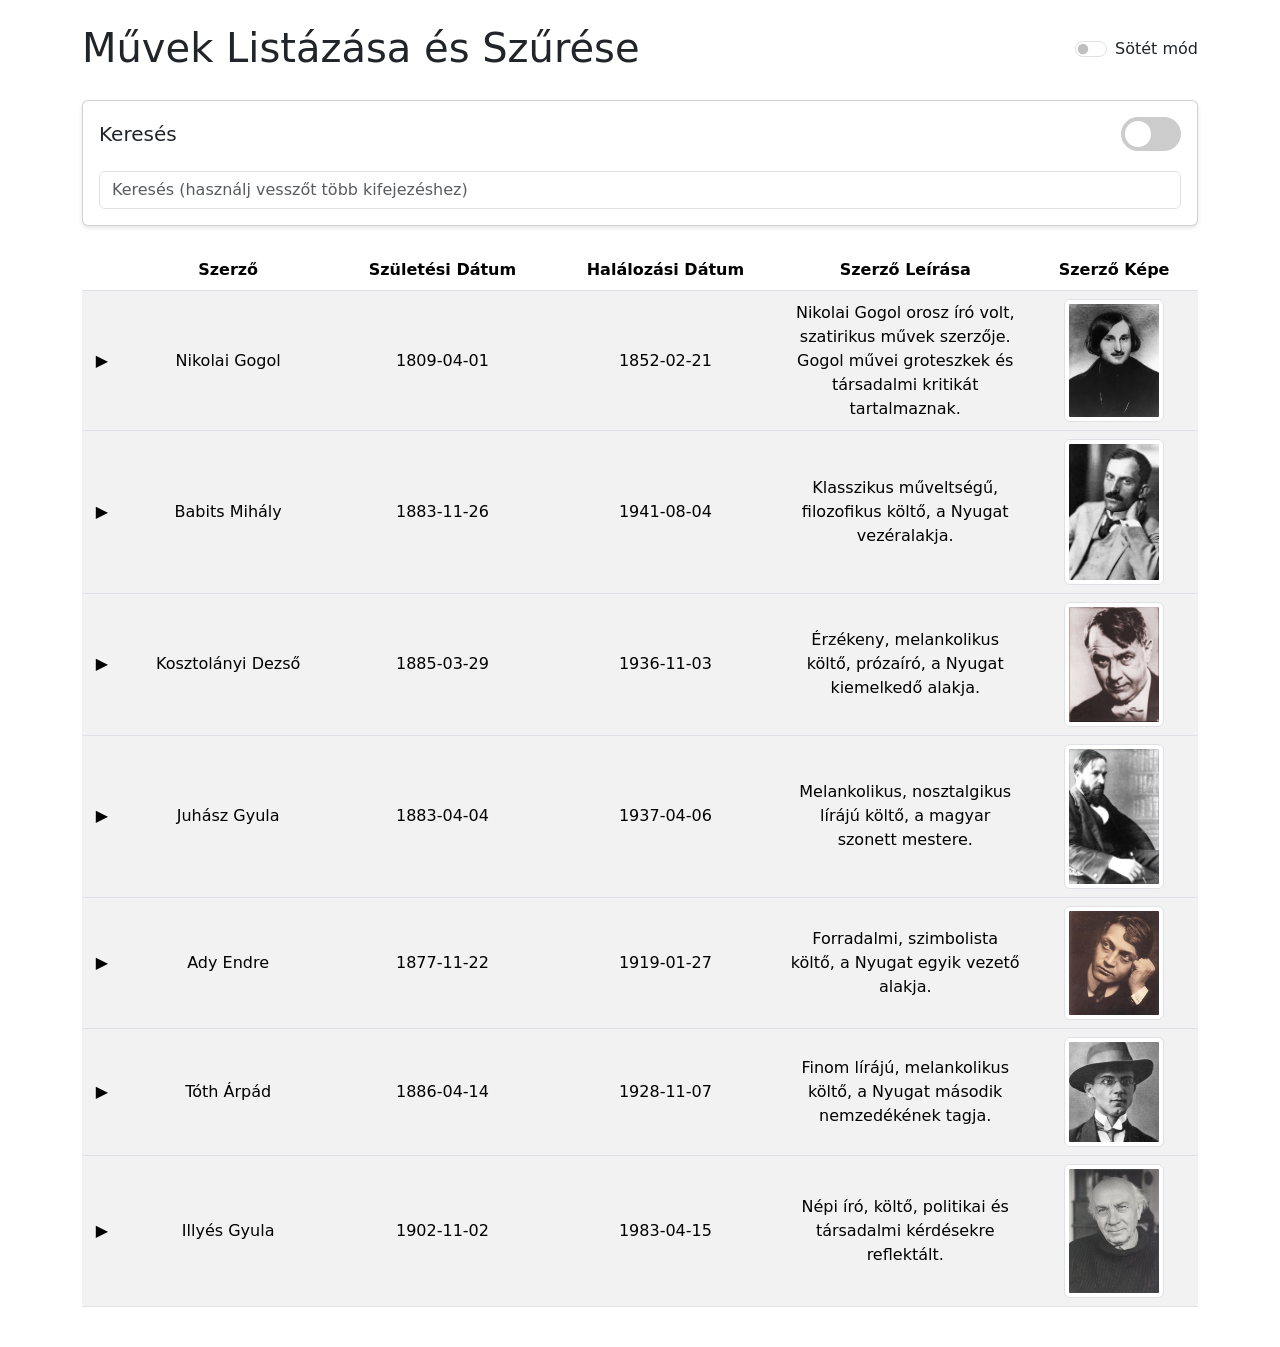
<file: assets/11-evfolyam/2-felev/project-11-2-2/index.html>
<!DOCTYPE html>
<html lang="hu" data-bs-theme="light">
<head>
  <meta charset="UTF-8">
  <meta name="viewport" content="width=device-width, initial-scale=1.0">
  <title>Művek Listázása és Szűrése</title>
  <link href="https://cdn.jsdelivr.net/npm/bootstrap@5.3.0/dist/css/bootstrap.min.css" rel="stylesheet">
  <style>
    body { transition: background-color 0.3s, color 0.3s; }
    body.dark-mode { background-color: #1a1a1a !important; color: #fff !important; }
    .dark-mode .container { background-color: transparent; }
    .dark-mode .card { background-color: #2d2d2d !important; border-color: #404040 !important; }
    .dark-mode .table { color: #fff !important; }
    .dark-mode .table-striped > tbody > tr:nth-of-type(odd) { background-color: rgba(255, 255, 255, 0.05) !important; }
    .dark-mode .table-hover > tbody > tr:hover { background-color: rgba(255, 255, 255, 0.1) !important; }
    .dark-mode .form-control, .dark-mode .form-select { background-color: #1a1a1a !important; border-color: #404040 !important; color: #fff !important; }
    .dark-mode .form-control::placeholder { color: #888 !important; }
    .dark-mode .form-control:focus, .dark-mode .form-select:focus { background-color: #1a1a1a !important; border-color: #0d6efd !important; box-shadow: 0 0 0 0.25rem rgba(13, 110, 253, 0.25) !important; }
    .dark-mode .btn-outline-primary { color: #0d6efd !important; border-color: #0d6efd !important; }
    .dark-mode .btn-outline-primary:hover { color: #fff !important; background-color: #0d6efd !important; }
    .dark-mode .form-check-input { background-color: #1a1a1a !important; border-color: #404040 !important; }
    .dark-mode .form-check-input:checked { background-color: #0d6efd !important; border-color: #0d6efd !important; }
    .dark-mode .form-label, .dark-mode .card-title, .dark-mode .text-muted { color: rgba(255, 255, 255, 0.75) !important; }
    .dark-mode .table thead th { background-color: #2d2d2d !important; border-color: #404040 !important; color: #fff !important; }
    .dark-mode .table td { border-color: #404040 !important; }
    .dark-mode .img-thumbnail { background-color: #2d2d2d !important; border-color: #404040 !important; }
    .switch { position: relative; display: inline-block; width: 60px; height: 34px; }
    .switch input { opacity: 0; width: 0; height: 0; }
    .slider { position: absolute; cursor: pointer; inset: 0; background-color: #ccc; transition: .4s; border-radius: 34px; border: 2px solid transparent; }
    .slider:before { position: absolute; content: ''; height: 26px; width: 26px; left: 2px; bottom: 2px; background-color: white; transition: .4s; border-radius: 50%; }
    input:checked + .slider { background-color: #2196F3; }
    input:checked + .slider:before { transform: translateX(26px); }
    .dark-mode .slider { border-color: white; }
    .search-container, .filter-form, .table-responsive { margin-top: 20px; }
    .card { box-shadow: 0 2px 4px rgba(0,0,0,0.1); }
    .table td, .table th { vertical-align: middle; text-align: center; }
    .img-thumbnail { max-width: 100px; height: auto; }
    .btn-outline-primary { padding: 0.25rem 0.5rem; font-size: 0.875rem; }
    .author-row { cursor: pointer; transition: background-color 0.2s; }
    .author-row:hover { background-color: rgba(0, 123, 255, 0.05); }
    .dark-mode .author-row:hover { background-color: rgba(255, 255, 255, 0.1); }
    .works-container { display: none; padding: 0; }
    .works-container.show { display: table-row; }
    .works-table { margin: 0; width: 100%; }
    .works-table th, .works-table td { width: 25%; padding: 12px 15px; text-align: center; vertical-align: middle; }
    .works-table tbody tr { height: 60px; }
    .works-table th { background-color: rgba(0, 0, 0, 0.03); }
    .dark-mode .works-table th { background-color: rgba(255, 255, 255, 0.05); }
    .works-cell { padding: 0 !important; }
    .expand-icon { display: inline-block; width: 24px; height: 24px; line-height: 24px; text-align: center; transition: transform 0.2s; }
    .expanded .expand-icon { transform: rotate(90deg); }
    .works-container .p-3 { padding: 0 !important; }
    .expanded { background-color: rgba(0, 123, 255, 0.03); }
    .dark-mode .expanded { background-color: rgba(255, 255, 255, 0.03); }
    .table th:nth-child(5), .table td:nth-child(5) { width: 250px; word-wrap: break-word; }
    .table td:nth-child(5):hover { white-space: normal; overflow: visible; position: relative; z-index: 1; }
    .demo-badge { font-size: 0.85rem; color: #6c757d; }
  </style>
</head>
<body>
  <div class="container py-4">
    <div class="d-flex justify-content-between align-items-center mb-4 flex-wrap gap-3">
      <div>
        <h1 class="mb-1">Művek Listázása és Szűrése</h1>
      </div>
      <div class="d-flex align-items-center gap-3 flex-wrap">
        <div class="form-check form-switch">
          <input class="form-check-input" type="checkbox" id="darkModeToggle">
          <label class="form-check-label" for="darkModeToggle">Sötét mód</label>
        </div>
      </div>
    </div>

    <div class="card mb-4"><div class="card-body">
      <div class="d-flex justify-content-between align-items-center mb-3">
        <h5 class="card-title mb-0">Keresés</h5>
        <div class="search-mode-switch">
          <label class="switch">
            <input type="checkbox" id="searchModeToggle">
            <span class="slider"></span>
          </label>
        </div>
      </div>
      <div id="simpleSearch" class="search-container"><div class="input-group"><input type="text" id="simpleSearchInput" class="form-control" placeholder="Keresés (használj vesszőt több kifejezéshez)" autocomplete="off"></div></div>
      <div id="advancedSearch" class="filter-form" style="display: none;">
        <form id="advancedSearchForm" class="row g-3">
          <div class="col-md-6"><label for="author" class="form-label">Szerző:</label><select id="author" name="author" class="form-select"><option value="">Minden szerző</option></select></div>
          <div class="col-md-6"><label for="genre" class="form-label">Műfaj:</label><select id="genre" name="genre" class="form-select"><option value="">Minden műfaj</option></select></div>
          <div class="col-md-3"><label for="birth_from" class="form-label">Születési dátum (tól):</label><input type="date" id="birth_from" name="birth_from" class="form-control"></div>
          <div class="col-md-3"><label for="birth_to" class="form-label">Születési dátum (ig):</label><input type="date" id="birth_to" name="birth_to" class="form-control"></div>
          <div class="col-md-3"><label for="death_from" class="form-label">Halálozási dátum (tól):</label><input type="date" id="death_from" name="death_from" class="form-control"></div>
          <div class="col-md-3"><label for="death_to" class="form-label">Halálozási dátum (ig):</label><input type="date" id="death_to" name="death_to" class="form-control"></div>
          <div class="col-12"><button type="submit" class="btn btn-primary">Szűrés</button> <button type="button" id="resetAdvanced" class="btn btn-outline-secondary ms-2">Alaphelyzet</button></div>
        </form>
      </div>
    </div></div>

    <div class="table-responsive"><table class="table table-striped table-hover"><thead><tr><th style="width: 40px;" class="text-center"></th><th class="text-center">Szerző</th><th class="text-center">Születési Dátum</th><th class="text-center">Halálozási Dátum</th><th class="text-center">Szerző Leírása</th><th class="text-center">Szerző Képe</th></tr></thead><tbody id="resultsBody"><tr><td colspan="6" class="text-center">Betöltés...</td></tr></tbody></table></div>
  </div>

  <script src="https://cdn.jsdelivr.net/npm/bootstrap@5.3.0/dist/js/bootstrap.bundle.min.js"></script>
  <script id="baked-data" type="application/json">{
  "műfajok": [
    {
      "mufaj_id": 1,
      "mufaj": "Líra"
    },
    {
      "mufaj_id": 3,
      "mufaj": "Elbeszélés"
    },
    {
      "mufaj_id": 10,
      "mufaj": "Regény"
    },
    {
      "mufaj_id": 11,
      "mufaj": "Szonett"
    },
    {
      "mufaj_id": 12,
      "mufaj": "Szociográfia"
    }
  ],
  "művek": [
    {
      "mu_id": 9,
      "sz_id": 2,
      "mu_cim": "A köpönyeg",
      "mufaj_id": 3,
      "me_leiras": "A köpönyeg egy rövid szatirikus elbeszélés, amely egy jelentéktelen pétervári hivatalnok életét mutatja be, akinek sorsa egy új köpönyeg megszerzése és elvesztése után tragikus fordulatot vesz.\r\n\r\n\r\n\r\n\r\n\r\n\r\n\r\n\r\n",
      "mu_kelt": "2025-02-25",
      "mu_link": "https://mek.oszk.hu/00300/00397/00397.htm"
    },
    {
      "mu_id": 19,
      "sz_id": 2,
      "mu_cim": "Holt lelkek",
      "mufaj_id": 10,
      "me_leiras": "Szatirikus regény, amely az orosz társadalom visszásságait figurázza ki Csicsikov, a főhős kalandjain keresztül.",
      "mu_kelt": "1842-05-21",
      "mu_link": "https://mek.oszk.hu/00300/00391/html/index.htm"
    },
    {
      "mu_id": 20,
      "sz_id": 15,
      "mu_cim": "A gólyakalifa",
      "mufaj_id": 10,
      "me_leiras": "Babits Mihály regénye, amely egy tudathasadásos fiatalember történetét meséli el.",
      "mu_kelt": "1916-01-01",
      "mu_link": "https://mek.oszk.hu/00600/00600/html/index.htm"
    },
    {
      "mu_id": 21,
      "sz_id": 15,
      "mu_cim": "Húsvét előtt",
      "mufaj_id": 1,
      "me_leiras": "Babits Mihály híres verse, amely a háború borzalmait idézi.",
      "mu_kelt": "1916-03-26",
      "mu_link": "https://epa.oszk.hu/00000/00022/00195/06090.htm"
    },
    {
      "mu_id": 22,
      "sz_id": 16,
      "mu_cim": "Édes Anna",
      "mufaj_id": 10,
      "me_leiras": "Kosztolányi Dezső regénye a cselédlány tragikus sorsáról.",
      "mu_kelt": "1926-01-01",
      "mu_link": "https://mek.oszk.hu/04700/04772/04772.htm"
    },
    {
      "mu_id": 23,
      "sz_id": 16,
      "mu_cim": "Esti Kornél",
      "mufaj_id": 3,
      "me_leiras": "Kosztolányi elbeszéléskötete, amely egy titokzatos férfi életét mutatja be.",
      "mu_kelt": "1933-01-01",
      "mu_link": "https://mek.oszk.hu/00700/00744/00744.htm"
    },
    {
      "mu_id": 24,
      "sz_id": 17,
      "mu_cim": "Anna örök",
      "mufaj_id": 11,
      "me_leiras": "Juhász Gyula megható szerelmi szonettje.",
      "mu_kelt": "1928-01-01",
      "mu_link": "https://mek.oszk.hu/17900/17934/17934.pdf"
    },
    {
      "mu_id": 25,
      "sz_id": 17,
      "mu_cim": "Milyen volt...",
      "mufaj_id": 1,
      "me_leiras": "Egy nosztalgikus vers a szerelem emlékéről.",
      "mu_kelt": "1930-01-01",
      "mu_link": "https://mek.oszk.hu/00700/00709/html/vs191201.htm#01"
    },
    {
      "mu_id": 26,
      "sz_id": 18,
      "mu_cim": "Góg és Magóg fia vagyok én...",
      "mufaj_id": 1,
      "me_leiras": "Ady Endre programversének tekinthető költemény.",
      "mu_kelt": "1906-01-01",
      "mu_link": "https://mek.oszk.hu/00500/00588/html/vers0101.htm"
    },
    {
      "mu_id": 27,
      "sz_id": 18,
      "mu_cim": "Párizsban járt az ősz",
      "mufaj_id": 1,
      "me_leiras": "Egy szimbolista vers a múlandóságról.",
      "mu_kelt": "1906-10-06",
      "mu_link": "https://mek.oszk.hu/05500/05552/html/av0045.html"
    },
    {
      "mu_id": 28,
      "sz_id": 19,
      "mu_cim": "Esti sugárkoszorú",
      "mufaj_id": 11,
      "me_leiras": "Tóth Árpád egyik legszebb szerelmes szonettje.",
      "mu_kelt": "1923-01-01",
      "mu_link": "https://www.arcanum.com/hu/online-kiadvanyok/Verstar-verstar-otven-kolto-osszes-verse-2/toth-arpad-1CABE/versek-1CAC3/esti-sugarkoszoru-1CF62/"
    },
    {
      "mu_id": 29,
      "sz_id": 19,
      "mu_cim": "Lélektől lélekig",
      "mufaj_id": 1,
      "me_leiras": "Melankolikus vers az emberi kapcsolatok mélységeiről.",
      "mu_kelt": "1928-01-01",
      "mu_link": "https://mek.oszk.hu/01100/01112/01112.htm#178"
    },
    {
      "mu_id": 30,
      "sz_id": 20,
      "mu_cim": "Puszták népe",
      "mufaj_id": 12,
      "me_leiras": "Illyés Gyula szociográfiai műve a magyar parasztság életéről.",
      "mu_kelt": "1936-01-01",
      "mu_link": "https://epa.oszk.hu/00000/00022/00605/19136.htm"
    },
    {
      "mu_id": 31,
      "sz_id": 20,
      "mu_cim": "Egy mondat a zsarnokságról",
      "mufaj_id": 1,
      "me_leiras": "Egy híres politikai vers a diktatúrák természetéről.",
      "mu_kelt": "1950-01-01",
      "mu_link": "https://mek.oszk.hu/04300/04340/04340.htm#34"
    }
  ],
  "szerzők": [
    {
      "sz_id": 2,
      "sz_neve": "Nikolai Gogol",
      "sz_szul_ido": "1809-04-01",
      "sz_szul_hely": "Sorochyntsi",
      "sz_halala": "1852-02-21",
      "sz_leiras": "Nikolai Gogol orosz író volt, szatirikus művek szerzője. Gogol művei groteszkek és társadalmi kritikát tartalmaznak.",
      "sz_kep": "img/gogol.png"
    },
    {
      "sz_id": 15,
      "sz_neve": "Babits Mihály",
      "sz_szul_ido": "1883-11-26",
      "sz_szul_hely": "Szekszárdcigány",
      "sz_halala": "1941-08-04",
      "sz_leiras": "Klasszikus műveltségű, filozofikus költő, a Nyugat vezéralakja.",
      "sz_kep": "img/babits.jpg"
    },
    {
      "sz_id": 16,
      "sz_neve": "Kosztolányi Dezső",
      "sz_szul_ido": "1885-03-29",
      "sz_szul_hely": "Szabadka",
      "sz_halala": "1936-11-03",
      "sz_leiras": "Érzékeny, melankolikus költő, prózaíró, a Nyugat kiemelkedő alakja.",
      "sz_kep": "img/kosztolanyi.jpg"
    },
    {
      "sz_id": 17,
      "sz_neve": "Juhász Gyula",
      "sz_szul_ido": "1883-04-04",
      "sz_szul_hely": "Szeged",
      "sz_halala": "1937-04-06",
      "sz_leiras": "Melankolikus, nosztalgikus lírájú költő, a magyar szonett mestere.",
      "sz_kep": "img/juhasz.jpg"
    },
    {
      "sz_id": 18,
      "sz_neve": "Ady Endre",
      "sz_szul_ido": "1877-11-22",
      "sz_szul_hely": "Érmindszent",
      "sz_halala": "1919-01-27",
      "sz_leiras": "Forradalmi, szimbolista költő, a Nyugat egyik vezető alakja.",
      "sz_kep": "img/ady.jpg"
    },
    {
      "sz_id": 19,
      "sz_neve": "Tóth Árpád",
      "sz_szul_ido": "1886-04-14",
      "sz_szul_hely": "Arad",
      "sz_halala": "1928-11-07",
      "sz_leiras": "Finom lírájú, melankolikus költő, a Nyugat második nemzedékének tagja.",
      "sz_kep": "img/toth.jpg"
    },
    {
      "sz_id": 20,
      "sz_neve": "Illyés Gyula",
      "sz_szul_ido": "1902-11-02",
      "sz_szul_hely": "Felsőrácegrespuszta",
      "sz_halala": "1983-04-15",
      "sz_leiras": "Népi író, költő, politikai és társadalmi kérdésekre reflektált.",
      "sz_kep": "img/illyes.jpg"
    }
  ],
  "users": [
    {
      "id": 3,
      "username": "admin",
      "password_hash": "$2y$10$4JxssaYTpN9XG74CsBBza.mA1Nd/gSXGbKpg4XlrnjkRF6yO6TETC"
    }
  ]
}</script>
    <script>
      const bakedData = JSON.parse(document.getElementById('baked-data').textContent);
      function safeStorageGet(key) {
        try {
          return window.localStorage.getItem(key);
        } catch (_error) {
          return null;
        }
      }

      function safeStorageSet(key, value) {
        try {
          window.localStorage.setItem(key, value);
        } catch (_error) {
        }
      }
      const state = { authors: [], worksByAuthor: new Map(), genresById: new Map(), expandedAuthorId: null, dataLoaded: false };

    function normalize(value) { return String(value || '').normalize('NFD').replace(/[̀-ͯ]/g, '').toLowerCase(); }
    function escapeHtml(value) { return String(value ?? '').replaceAll('&', '&amp;').replaceAll('<', '&lt;').replaceAll('>', '&gt;').replaceAll('"', '&quot;').replaceAll("'", '&#39;'); }
    function populateSelect(select, items, valueKey, labelKey) { for (const item of items) { const option = document.createElement('option'); option.value = item[valueKey]; option.textContent = item[labelKey]; select.appendChild(option); } }
    function matchesDateRange(value, from, to) { if (!value) return !from && !to; if (from && value < from) return false; if (to && value > to) return false; return true; }
    function getSimpleTerms() { return document.getElementById('simpleSearchInput').value.split(',').map((term) => normalize(term.trim())).filter(Boolean); }
    function getAdvancedFilters() { return { author: document.getElementById('author').value, genre: document.getElementById('genre').value, birthFrom: document.getElementById('birth_from').value, birthTo: document.getElementById('birth_to').value, deathFrom: document.getElementById('death_from').value, deathTo: document.getElementById('death_to').value }; }

    function filterData() {
      const advancedMode = document.getElementById('searchModeToggle').checked;
      const terms = getSimpleTerms();
      const filters = getAdvancedFilters();
      return state.authors.filter((author) => {
        const works = state.worksByAuthor.get(author.sz_id) || [];
        if (!advancedMode) {
          if (!terms.length) return true;
          const haystack = normalize([author.sz_neve, author.sz_szul_ido, author.sz_halala, author.sz_leiras].join(' '));
          return terms.some((term) => haystack.includes(term) || works.some((work) => normalize(`${work.mu_cim} ${work.me_leiras}`).includes(term)));
        }
        if (filters.author && String(author.sz_id) !== filters.author) return false;
        if (!matchesDateRange(author.sz_szul_ido, filters.birthFrom, filters.birthTo)) return false;
        if (!matchesDateRange(author.sz_halala, filters.deathFrom, filters.deathTo)) return false;
        return true;
      }).map((author) => {
        const works = state.worksByAuthor.get(author.sz_id) || [];
        if (!advancedMode) {
          if (!terms.length) return { author, works };
          const matchingWorks = works.filter((work) => terms.some((term) => normalize(`${work.mu_cim} ${work.me_leiras}`).includes(term)));
          return { author, works: matchingWorks, allWorks: works };
        }
        const filteredWorks = filters.genre ? works.filter((work) => String(work.mufaj_id) === filters.genre) : works;
        return { author, works: filteredWorks };
      });
    }

    function attachAuthorRowHandlers() { document.querySelectorAll('.author-row').forEach((row) => { row.addEventListener('click', () => { const authorId = Number(row.getAttribute('data-author-id')); state.expandedAuthorId = state.expandedAuthorId === authorId ? null : authorId; renderResults(); }); }); }
    function renderResults() {
      const tbody = document.getElementById('resultsBody');
      const rows = filterData();
      if (!rows.length) { tbody.innerHTML = '<tr><td colspan="6" class="text-center">Nincs találat!</td></tr>'; return; }
      tbody.innerHTML = rows.map(({ author, works, allWorks }) => {
        const originalWorks = allWorks || works;
        const isExpanded = state.expandedAuthorId === author.sz_id;
        const worksHtml = works.length ? `
          <table class="table table-sm works-table"><thead><tr><th class="text-center">Mű Cím</th><th class="text-center">Műfaj</th><th class="text-center">Keletkezés Dátuma</th><th class="text-center">Mű Leírása</th></tr></thead><tbody>
            ${works.map((work) => `
              <tr>
                <td>${work.mu_link ? `<a href="${escapeHtml(work.mu_link)}" target="_blank" rel="noopener noreferrer" class="btn btn-sm btn-outline-primary">${escapeHtml(work.mu_cim)}</a>` : escapeHtml(work.mu_cim)}</td>
                <td>${escapeHtml(work.mufaj)}</td>
                <td>${escapeHtml(work.mu_kelt)}</td>
                <td>${escapeHtml(work.me_leiras)}</td>
              </tr>`).join('')}
          </tbody></table>` : `<p class="text-muted text-center py-3">${originalWorks.length ? 'Nincs a szűrésnek megfelelő mű ehhez a szerzőhöz.' : 'Nincs mű hozzárendelve ehhez a szerzőhöz.'}</p>`;
        return `
          <tr class="author-row ${isExpanded ? 'expanded' : ''}" data-author-id="${author.sz_id}"><td><span class="expand-icon">▶</span></td><td>${escapeHtml(author.sz_neve)}</td><td>${escapeHtml(author.sz_szul_ido)}</td><td>${escapeHtml(author.sz_halala)}</td><td>${escapeHtml(author.sz_leiras)}</td><td>${author.sz_kep ? `<img src="${escapeHtml(author.sz_kep)}" alt="Szerző képe" class="img-thumbnail">` : ''}</td></tr>
          <tr class="works-container ${isExpanded ? 'show' : ''}" id="works-${author.sz_id}"><td colspan="6" class="works-cell p-0"><div class="p-3">${worksHtml}</div></td></tr>`;
      }).join('');
      attachAuthorRowHandlers();
    }

      function applySearchMode() { const advancedMode = document.getElementById('searchModeToggle').checked; document.getElementById('simpleSearch').style.display = advancedMode ? 'none' : 'block'; document.getElementById('advancedSearch').style.display = advancedMode ? 'block' : 'none'; safeStorageSet('searchModeStatic', advancedMode ? 'advanced' : 'simple'); state.expandedAuthorId = null; renderResults(); }
    function loadData() {
      const payload = bakedData;
      const authors = payload['szerzők'] || [];
      const genres = payload['műfajok'] || [];
      const works = payload['művek'] || [];
      state.authors = authors;
      state.genresById = new Map(genres.map((genre) => [genre.mufaj_id, genre.mufaj]));
      state.worksByAuthor = new Map();
      for (const work of works) {
        const hydrated = { ...work, mufaj: state.genresById.get(work.mufaj_id) || '' };
        if (!state.worksByAuthor.has(work.sz_id)) state.worksByAuthor.set(work.sz_id, []);
        state.worksByAuthor.get(work.sz_id).push(hydrated);
      }
      populateSelect(document.getElementById('author'), authors, 'sz_id', 'sz_neve');
      populateSelect(document.getElementById('genre'), genres, 'mufaj_id', 'mufaj');
      state.dataLoaded = true;
      renderResults();
    }

    document.addEventListener('DOMContentLoaded', () => {
      const html = document.documentElement;
      const darkModeToggle = document.getElementById('darkModeToggle');
      const searchModeToggle = document.getElementById('searchModeToggle');
      const simpleSearchInput = document.getElementById('simpleSearchInput');
      const advancedSearchForm = document.getElementById('advancedSearchForm');
      const resetAdvanced = document.getElementById('resetAdvanced');
        if (safeStorageGet('darkMode') === 'true') { document.body.classList.add('dark-mode'); html.setAttribute('data-bs-theme', 'dark'); darkModeToggle.checked = true; }
        const savedMode = safeStorageGet('searchModeStatic');
        searchModeToggle.checked = savedMode === 'advanced';
        darkModeToggle.addEventListener('change', function() { if (this.checked) { document.body.classList.add('dark-mode'); html.setAttribute('data-bs-theme', 'dark'); safeStorageSet('darkMode', 'true'); } else { document.body.classList.remove('dark-mode'); html.setAttribute('data-bs-theme', 'light'); safeStorageSet('darkMode', 'false'); } });
      searchModeToggle.addEventListener('change', applySearchMode);
      let searchTimeout;
      simpleSearchInput.addEventListener('input', () => { clearTimeout(searchTimeout); searchTimeout = setTimeout(() => { state.expandedAuthorId = null; renderResults(); }, 200); });
      advancedSearchForm.addEventListener('submit', (event) => { event.preventDefault(); state.expandedAuthorId = null; renderResults(); });
      advancedSearchForm.addEventListener('change', () => { state.expandedAuthorId = null; renderResults(); });
      resetAdvanced.addEventListener('click', () => { advancedSearchForm.reset(); state.expandedAuthorId = null; renderResults(); });
      loadData();
      applySearchMode();
    });
  </script>
</body>
</html>
</file>
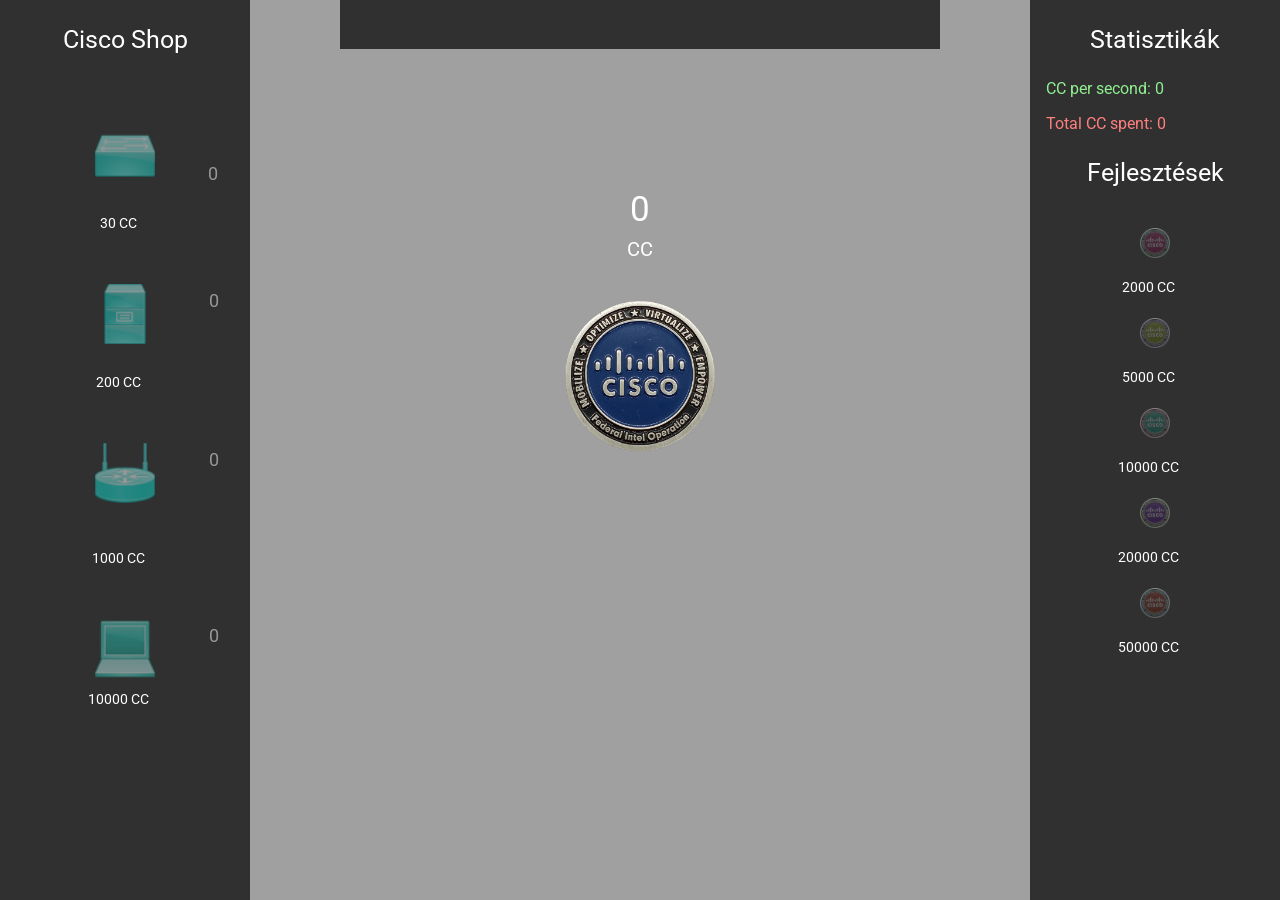
<file: assets/10-evfolyam/2-felev/project-10-2-4/ciscominer/index.html>
<!DOCTYPE html>

<html>
  <head>
    <meta charset="utf-8" />
    <meta http-equiv="X-UA-Compatible" content="IE=edge" />
    <title>Cisco Miner</title>
    <meta name="viewport" content="width=device-width, initial-scale=1" />
    <link rel="stylesheet" type="text/css" href="./styles/main.css" />
    <link rel="stylesheet" type="text/css" href="https://cdnjs.cloudflare.com/ajax/libs/font-awesome/5.15.3/css/all.min.css"/>
    <script type="text/javascript" src="./js/ciscominer.js"></script>
  </head>
  <body>
    <div class="navbar">
      
      
    </div>
    <div class="main-body">
      <div class="column1" id="column1">
        <div class="bal">
          <a href="#">
            <svg id="hamburger1" class="Header__toggle-svg" viewbox="0 0 60 40">
              <g stroke="#fff" stroke-width="4" stroke-linecap="round" stroke-linejoin="round">
                <path id="top-line1" d="M10,10 L50,10 Z"></path>
                <path id="middle-line1" d="M10,20 L50,20 Z"></path>
                <path id="bottom-line1" d="M10,30 L50,30 Z"></path>
              </g>
            </svg>
          </a>
          
        </div>
        <div id="balmenu">
          <div class="column1-header">Cisco Shop</div>

          <div class="items">
            <div id="ciscominer" class="cisco-miner">
              <div id="ciscominerquantity" class="quantity" style="margin-left:9.8em;">0</div>
              <span class="productdescription">1 CC/s</span>
            </div>
            <div id="ciscominerprice" class="price">30 CC</div>
  
            <div id="ciscoescavator" class="cisco-escavator">
              <div id="ciscoescavatorquantity" class="quantity">
                0
              </div>
              <span class="productdescription">2.5 CC/s</span>
            </div>
            <div id="ciscoescavatorprice" class="price">200 CC</div>
  
            <div id="ciscofactory" class="cisco-factory">
              <div id="ciscofactoryquantity" class="quantity">0</div>
              <span class="productdescription">7.5 CC/s</span>
            </div>
            <div id="ciscofactoryprice" class="price" style="margin-top: 1.2em;">1000 CC</div>
  
            <div id="ciscoscientist" class="cisco-scientist">
              <div id="ciscoscientistquantity" class="quantity">
                0
              </div>
              <span class="productdescription">15 CC/s</span>
            </div>
            <div id="ciscoscientistprice" class="price" style="margin-top: -1.3em;">
              10000 CC
            </div>
          </div>
        </div>

        
      </div>

      <div id="mine-div" class="mine-div">

        <div id="header" class="header"></div>

        <div id="balance" class="balance">0</div>
        <div class="balancetext">CC</div>

        <div class="igen">
          <img id="minebutton" class="mine-button" src="./img/cisco.png" />

        </div>

        <div id="workers" class="workers"></div>
      </div>

      <div class="column2" id="column2">
        <div class="jobb">
          <a href="#ERIK">
            <svg id="hamburger2" class="Header__toggle-svg" viewbox="0 0 60 40">
              <g stroke="#fff" stroke-width="4" stroke-linecap="round" stroke-linejoin="round">
                <path id="top-line2" d="M10,10 L50,10 Z"></path>
                <path id="middle-line2" d="M10,20 L50,20 Z"></path>
                <path id="bottom-line2" d="M10,30 L50,30 Z"></path>
              </g>
            </svg>
          </a>
          
        </div>
        <div id="jobbmenu">
        
          <div class="column2-header">Statisztikák</div>
          <div id="ciscopersecond" class="ciscopersecond">CC per second: 0</div>
          <div id="totalspent" class="totalspent">Total CC spent: 0</div>

          <div class="upgrade-bar">
            <div class="column2-header">Fejlesztések</div>

            <div id="upgrade1" class="upgrade1">
              <span class="productdescription"> 2x hatékonyabbak az egér kattintások!</span>

              </div>
              <div id="upgrade1price" class="upgradeprice">
                2000 CC
              </div>

              <div id="upgrade2" class="upgrade2">
                <span class="productdescription"> 2x hatékonyabbak a switchek!</span>

              </div>
              <div id="upgrade2price" class="upgradeprice">
                5000 CC
              </div>

              <div id="upgrade3" class="upgrade3">
                <span class="productdescription"> 2x hatékonyabbak a szerverek!</span>

              </div>
              <div id="upgrade3price" class="upgradeprice">
                10000 CC
              </div>
              <div id="upgrade4" class="upgrade4">
                <span class="productdescription"> 2x hatékonyabbak a routerek!</span>

              </div>
              <div id="upgrade4price" class="upgradeprice">
                20000 CC
              </div>

              <div id="upgrade5" class="upgrade5">
                <span class="productdescription"> 2x hatékonyabbak a laptopok!</span>

              </div>

              <div id="upgrade5price" class="upgradeprice">
                50000 CC
              </div>
        </div>
      </div>
        
        </div>
      </div>
    </div>
  </body>
</html>
</file>
<file: assets/10-evfolyam/2-felev/project-10-2-4/ciscominer/styles/main.css>
@import url("https://fonts.googleapis.com/css2?family=Roboto:wght@300&display=swap");

.bal{
  float: left;
  width: 35px;
  background-color: black;
  height: 35px;
  border-radius: 10px;
  
}

.jobb{
  float: right;
  width: 35px;
  background-color: black;
  height: 35px;
  border-radius: 10px;
  z-index: 9999;
}

svg {
  position: fixed;
  padding-top: 5px;
  width: 35px;
  cursor: pointer; /* Add cursor pointer for better UX */
}

#top-line1,
#bottom-line1,
#middle-line1 {
	transform-box: fill-box;
	transform-origin: center;
}

#top-line2,
#bottom-line2,
#middle-line2 {
	transform-box: fill-box;
	transform-origin: center;
}

@keyframes up-rotate {
	0% {
		animation-timing-function: cubic-bezier(0.16, -0.88, 0.97, 0.53);
		transform: translateY(0px);
	}
	30% {
		transform-origin: center;
		animation-timing-function: cubic-bezier(0.34, 1.56, 0.64, 1);
		transform: translateY(-10px);
	}
	100% {
		transform-origin: center;
		transform: translateY(-10px) rotate(45deg) scale(0.9);
	}
}

@keyframes down-rotate {
	0% {
		animation-timing-function: cubic-bezier(0.16, -0.88, 0.97, 0.53);
		transform: translateY(0px);
	}
	30% {
		transform-origin: center;
		animation-timing-function: cubic-bezier(0.34, 1.56, 0.64, 1);
		transform: translateY(10px);
	}
	100% {
		transform-origin: center;
		transform: translateY(10px) rotate(-45deg) scale(0.9);
	}
}

@keyframes hide {
	29% {
		opacity: 1;
	}
	30% {
		opacity: 0;
	}
	100% {
		opacity: 0;
	}
}


body {
  font-family: "Roboto", sans-serif;
  box-sizing: border-box;
  margin: 0;
  padding: 0;
  min-height: 100vh;
  background-image: linear-gradient(120deg, #a0a0a0, #a0a0a0);
  color: white;
}
.main-body {
  display: flex;
  align-items: flex-start;
  justify-content: space-between;
  flex-direction: row;
}
.mine-div {
  width: 200px;
  height: auto;
  display: flex;
  align-items: center;
  justify-content: flex-end;
  flex-direction: column;
}

.mine-button {
  width: 150px;
  height: auto;
  cursor: pointer;
  animation: spin 4s linear infinite;
}

.mine-button:active {
  width: 120px;
  height: auto;
}
.igen {
  display: flex;
  align-items: center;
  justify-content: flex-end;
  flex-direction: column;

  height: 150px;
  width: 150px;
}

@keyframes spin {
  from {
    transform: rotateZ(0deg);
  }
  to {
    transform: rotateZ(360deg);
  }
}

.balance {
  margin: 4em 0 0.2em 0;
  font-size: 35px;
}

.balancetext {
  font-size: 20px;
  margin-bottom: 2em;
}

.header {
  width: 300%;
  height: 4vh;
  padding-top: 0.8em;
  text-align: center;
  background-color: #303030;
}
.text {
  animation: newsText 2s;
}
@keyframes newsText {
  from {
    opacity: 0;
  }
  to {
    opacity: 100;
  }
}

.ciscocoin {
  width: 100px;
  height: auto;
  z-index: -1000;
  animation: fall 3s linear infinite;
}

@keyframes fall {
  from {
    transform: translate(-500px, -700px);
  }
  to {
    transform: translate(-500px, 500px);
  }
}

.column1 {
  background-color: #303030;
  color: white;
  width: 250px;
  height: 100vh;
}
.column1-header {
  font-size: 25px;
  text-align: center;
  margin: 1em 0 1em 0;
}

.column2 {
  background-color: #303030;
  color: white;
  width: 250px;
  height: 100vh;
}
.column2-header {
  font-size: 25px;
  text-align: center;
  margin: 1em 0 1em 0;
}


.items {
  display: flex;
  align-items: center;
  justify-content: center;
  flex-direction: column;
}

.cisco-miner {
  background-image: url("../img/ciscominer.png");
  background-position: center; /* Center the image */
  background-repeat: no-repeat; /* Do not repeat the image */
  background-size: 50%; /* Resize the background image to cover the entire container */
  margin-top: 1em;
  width: 120px;
  height: 120px;
  border-color: white;
  cursor: pointer;
  display: flex;
  align-items: center;
  justify-content: center;
}

.cisco-escavator {
  background-image: url("../img/ciscoescavator.png");
  background-position: center; /* Center the image */
  background-repeat: no-repeat; /* Do not repeat the image */
  background-size: 50%; /* Resize the background image to cover the entire container */
  margin-top: 1em;
  width: 120px;
  height: 120px;
  border-color: white;
  cursor: pointer;
}

.cisco-factory {
  background-image: url("../img/ciscofactory.png");
  background-position: center; /* Center the image */
  background-repeat: no-repeat; /* Do not repeat the image */
  background-size: 50%; /* Resize the background image to cover the entire container */
  margin-top: 1em;
  width: 120px;
  height: 120px;
  border-color: white;
  cursor: pointer;
}

.cisco-scientist {
  background-image: url("../img/ciscoscientist.png");
  background-position: center; /* Center the image */
  background-repeat: no-repeat; /* Do not repeat the image */
  background-size: 50%; /* Resize the background image to cover the entire container */
  margin-top: 1em;
  width: 120px;
  height: 120px;
  border-color: white;
  cursor: pointer;
}

.productdescription {
  visibility: hidden;
  width: 120px;
  background-color: black;
  color: #fff;
  text-align: center;
  padding: 10px 5px;
  border-radius: 6px;
  position: absolute;
  z-index: 1;
}

.price {
  font-size: 14px;
  margin: 0em 1em 0.5em 0;
  flex: 1;
}

.quantity {
  margin-left: 8em;
  margin-top: 2em;
  font-size: 18px;
}

.cisco-miner:hover .productdescription,
.cisco-escavator:hover .productdescription,
.cisco-factory:hover .productdescription,
.cisco-scientist:hover .productdescription,
.upgrade1:hover .productdescription,
.upgrade2:hover .productdescription,
.upgrade3:hover .productdescription,
.upgrade4:hover .productdescription,
.upgrade5:hover .productdescription {
  visibility: visible;
}

.workers {
  display: flex;
  width: 100vh;
  align-items: center;
  justify-content: flex-start;
  flex-wrap: wrap;
}

/* .ciscominer { */
/*  animation: mine 0.4s linear infinite; */
/* } */
/* .ciscoescavator { */
/*   animation: dig 30s linear infinite; */
/* } */
/* .ciscofactory { */
/*   animation: factory 0.1s linear infinite; */
/* } */
/*  */
/* .ciscoscientist { */
/*   animation: science 2s linear infinite; */
/* } */

@keyframes mine {
  from {
    transform: rotate(40deg);
  }
  to {
    transform: rotate(-20deg);
  }
}

@keyframes dig {
  0% {
    transform: translate(0px) 0px;
  }
  50% {
    transform: translate(100px, 0px);
  }
  100% {
    transform: translate(0px, 0px);
  }
}

@keyframes factory {
  from {
    transform: rotate(1deg);
  }
  to {
    transform: rotate(-1deg);
  }
}

.ciscopersecond {
  margin: 1em 0 0 1em;
  color: #90ee90;
}

.totalspent {
  margin: 1em 0 0 1em;
  color: #ff7f7f;
}

.upgrade-bar {
  display: flex;
  justify-content: center;
  align-items: center;
  flex-direction: column;
}

.upgrade1 {
  background-image: url("../img/upgrade1.png");
  background-position: center; /* Center the image */
  background-repeat: no-repeat; /* Do not repeat the image */
  background-size: cover; /* Resize the background image to cover the entire container */
  margin-top: 1em;
  width: 30px;
  height: 30px;
  border-color: white;
  cursor: pointer;
  display: flex;
  align-items: center;
  justify-content: center;
}

.upgrade2 {
  background-image: url("../img/upgrade2.png");
  background-position: center; /* Center the image */
  background-repeat: no-repeat; /* Do not repeat the image */
  background-size: cover; /* Resize the background image to cover the entire container */
  margin-top: 1em;
  width: 30px;
  height: 30px;
  border-color: white;
  cursor: pointer;
  display: flex;
  align-items: center;
  justify-content: center;
}

.upgrade3 {
  background-image: url("../img/upgrade3.png");
  background-position: center; /* Center the image */
  background-repeat: no-repeat; /* Do not repeat the image */
  background-size: cover; /* Resize the background image to cover the entire container */
  margin-top: 1em;
  width: 30px;
  height: 30px;
  border-color: white;
  cursor: pointer;
  display: flex;
  align-items: center;
  justify-content: center;
}

.upgrade4 {
  background-image: url("../img/upgrade4.png");
  background-position: center; /* Center the image */
  background-repeat: no-repeat; /* Do not repeat the image */
  background-size: cover; /* Resize the background image to cover the entire container */
  margin-top: 1em;
  width: 30px;
  height: 30px;
  border-color: white;
  cursor: pointer;
  display: flex;
  align-items: center;
  justify-content: center;
}

.upgrade5 {
  background-image: url("../img/upgrade5.png");
  background-position: center; /* Center the image */
  background-repeat: no-repeat; /* Do not repeat the image */
  background-size: cover; /* Resize the background image to cover the entire container */
  margin-top: 1em;
  width: 30px;
  height: 30px;
  border-color: white;
  cursor: pointer;
  display: flex;
  align-items: center;
  justify-content: center;
}

.upgradeprice {
  font-size: 14px;
  margin: 1.5em 1em 0.5em 0;
  flex: 1;
}

.ciscocoinfall {
  width: 40px;
  height: auto;
  position: absolute;
  z-index: -22;
  animation: fall 15s;
}

@keyframes fall {
  100% {
    transform: translateY(310px);
  }
}

.bal {
  display: none;
  
}

#balmenu {
  display: block;
}

.jobb {
  display: none;
  
}

#jobbmenu {
  display: block;
}

@media (max-width: 1100px) {
  #balmenu {
    display: none;
  }
  .header {
    display: none;
  }
  .bal {
    display: block;
  }
  .column1 {
    background-color: #a0a0a0;
  }

  #jobbmenu {
    display: none;
  }
  .jobb {
    display: block;
  }
  .column2 {
    background-color: #a0a0a0;
  }
  
}
</file>
